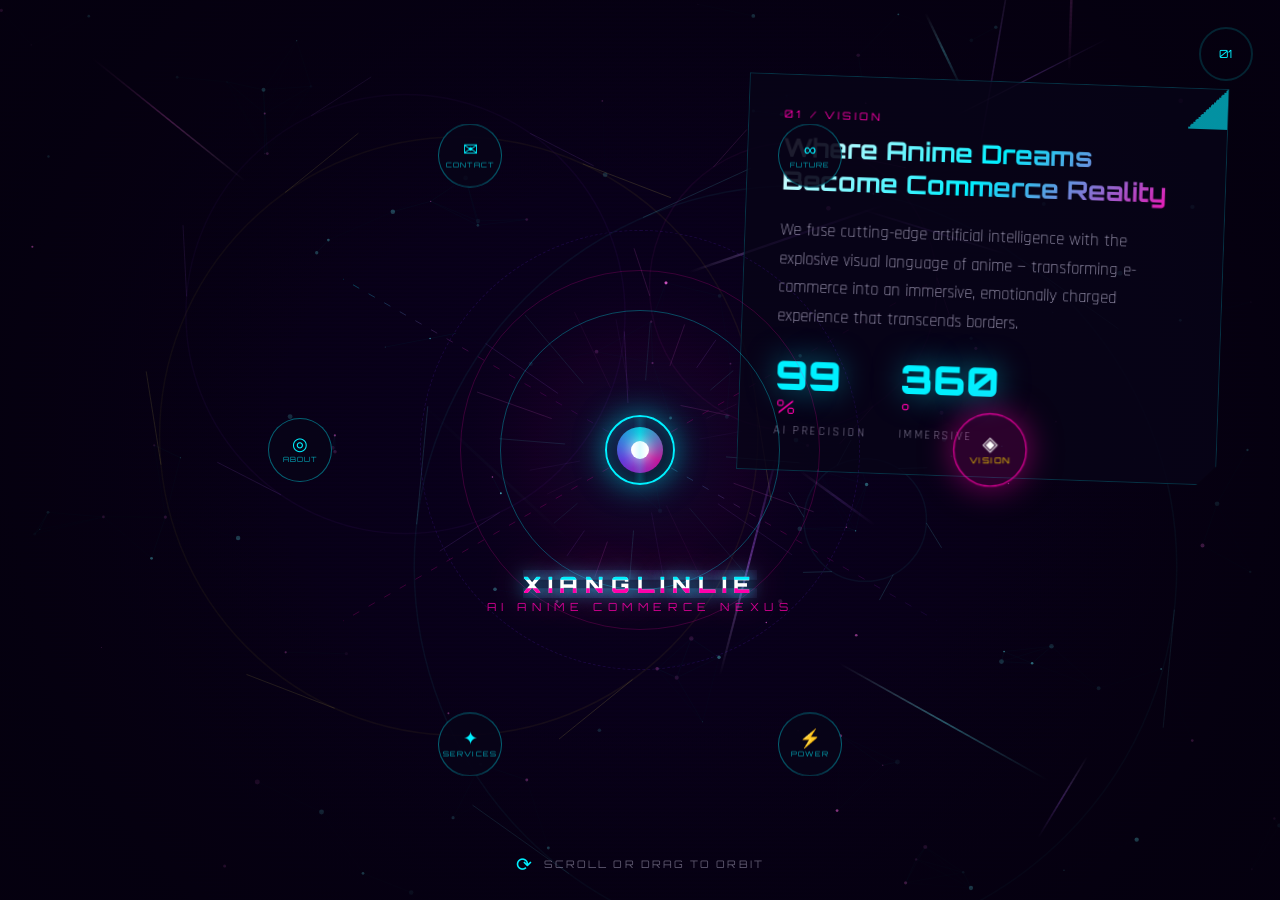
<file: index.html>
<!DOCTYPE html>
<html lang="en">
<head>
  <meta charset="UTF-8" />
  <meta name="viewport" content="width=device-width, initial-scale=1.0" />
  <title>XIANGLINLIE — AI Anime Commerce Nexus</title>
  <meta name="description" content="Chengdu Xianglinlie E-commerce Co., Ltd. — Where AI imagination meets global digital commerce." />
  <link rel="preconnect" href="https://fonts.googleapis.com" />
  <link rel="preconnect" href="https://fonts.gstatic.com" crossorigin />
  <link href="https://fonts.googleapis.com/css2?family=Orbitron:wght@400;700;900&family=Rajdhani:wght@300;500;700&display=swap" rel="stylesheet" />
  <link rel="stylesheet" href="styles.css" />
</head>
<body>
  <canvas id="anime-bg" aria-hidden="true"></canvas>
  <div class="scanlines" aria-hidden="true"></div>
  <div class="vignette" aria-hidden="true"></div>

  <div class="orbital-ui" id="orbital-ui">
    <!-- Central AI Core -->
    <div class="core-zone">
      <div class="core-ring ring-1"></div>
      <div class="core-ring ring-2"></div>
      <div class="core-ring ring-3"></div>
      <div class="core-eye">
        <div class="iris"></div>
        <div class="pupil"></div>
        <div class="core-glitch"></div>
      </div>
      <h1 class="core-title">
        <span class="glitch" data-text="XIANGLINLIE">XIANGLINLIE</span>
      </h1>
      <p class="core-sub">AI ANIME COMMERCE NEXUS</p>
    </div>

    <!-- Orbital Navigation -->
    <nav class="orbit-nav" aria-label="Main navigation">
      <button class="orbit-node active" data-panel="vision" style="--angle: 0deg">
        <span class="node-icon">◈</span>
        <span class="node-label">VISION</span>
      </button>
      <button class="orbit-node" data-panel="power" style="--angle: 60deg">
        <span class="node-icon">⚡</span>
        <span class="node-label">POWER</span>
      </button>
      <button class="orbit-node" data-panel="services" style="--angle: 120deg">
        <span class="node-icon">✦</span>
        <span class="node-label">SERVICES</span>
      </button>
      <button class="orbit-node" data-panel="about" style="--angle: 180deg">
        <span class="node-icon">◎</span>
        <span class="node-label">ABOUT</span>
      </button>
      <button class="orbit-node" data-panel="contact" style="--angle: 240deg">
        <span class="node-icon">✉</span>
        <span class="node-label">CONTACT</span>
      </button>
      <button class="orbit-node" data-panel="future" style="--angle: 300deg">
        <span class="node-icon">∞</span>
        <span class="node-label">FUTURE</span>
      </button>
    </nav>

    <!-- Floating Content Panels — positioned radially, not stacked -->
    <div class="panel-field">
      <article class="content-panel active" id="panel-vision" data-tilt="12">
        <div class="panel-edge"></div>
        <header class="panel-header">
          <span class="panel-id">01 / VISION</span>
          <h2>Where Anime Dreams<br/>Become Commerce Reality</h2>
        </header>
        <p>We fuse cutting-edge artificial intelligence with the explosive visual language of anime — transforming e-commerce into an immersive, emotionally charged experience that transcends borders.</p>
        <div class="stat-row">
          <div class="stat"><span class="stat-num" data-count="99">0</span><span class="stat-unit">%</span><span class="stat-label">AI Precision</span></div>
          <div class="stat"><span class="stat-num" data-count="360">0</span><span class="stat-unit">°</span><span class="stat-label">Immersive</span></div>
        </div>
      </article>

      <article class="content-panel" id="panel-power" data-tilt="-8">
        <div class="panel-edge"></div>
        <header class="panel-header">
          <span class="panel-id">02 / POWER</span>
          <h2>The Raw Force of<br/>AI-Generated Worlds</h2>
        </header>
        <p>Our neural engines don't just process data — they <em>dream</em>. Hyper-real anime aesthetics, dynamic character synthesis, and lightning-fast generative pipelines power every pixel of your digital storefront.</p>
        <ul class="power-list">
          <li><span class="pulse-dot"></span>Generative Anime Visual Systems</li>
          <li><span class="pulse-dot"></span>Neural Commerce Intelligence</li>
          <li><span class="pulse-dot"></span>Real-time Style Transfer Engines</li>
          <li><span class="pulse-dot"></span>Cross-border Digital Distribution</li>
        </ul>
      </article>

      <article class="content-panel" id="panel-services" data-tilt="15">
        <div class="panel-edge"></div>
        <header class="panel-header">
          <span class="panel-id">03 / SERVICES</span>
          <h2>Digital Commerce<br/>Reimagined</h2>
        </header>
        <div class="service-grid">
          <div class="service-card">
            <div class="service-glow"></div>
            <h3>AI Visual Commerce</h3>
            <p>Anime-styled product showcases powered by generative AI — every listing a masterpiece.</p>
          </div>
          <div class="service-card">
            <div class="service-glow"></div>
            <h3>Global E-Commerce</h3>
            <p>Cross-border digital trade infrastructure connecting Chengdu to the world.</p>
          </div>
          <div class="service-card">
            <div class="service-glow"></div>
            <h3>Brand Universe Design</h3>
            <p>Build entire anime-inspired brand worlds that captivate and convert.</p>
          </div>
          <div class="service-card">
            <div class="service-glow"></div>
            <h3>Neural Analytics</h3>
            <p>AI-driven insights that predict trends before they explode.</p>
          </div>
        </div>
      </article>

      <article class="content-panel" id="panel-about" data-tilt="-12">
        <div class="panel-edge"></div>
        <header class="panel-header">
          <span class="panel-id">04 / ABOUT</span>
          <h2>Chengdu Xianglinlie<br/>E-Commerce Co., Ltd.</h2>
        </header>
        <p>Headquartered in the heart of Chengdu's Qingyang District, we are pioneers at the intersection of artificial intelligence, anime culture, and global digital commerce.</p>
        <dl class="corp-info">
          <div class="info-row">
            <dt>Legal Entity</dt>
            <dd>Chengdu Xianglinlie E-Commerce Co., Ltd.</dd>
          </div>
          <div class="info-row">
            <dt>USCC</dt>
            <dd>91510105MA7N0CW31R</dd>
          </div>
          <div class="info-row">
            <dt>Headquarters</dt>
            <dd>No. 18, Floor 1, Unit 1, Building 2,<br/>No. 1 Beidong Street, Qingyang District,<br/>Chengdu, Sichuan, China</dd>
          </div>
        </dl>
      </article>

      <article class="content-panel" id="panel-contact" data-tilt="6">
        <div class="panel-edge"></div>
        <header class="panel-header">
          <span class="panel-id">05 / CONTACT</span>
          <h2>Initiate<br/>Connection</h2>
        </header>
        <p>Ready to unleash the power of AI anime commerce? Reach out and let's build something extraordinary together.</p>
        <a href="mailto:dis2137papaj@gmail.com" class="contact-beam">
          <span class="beam-icon">✉</span>
          <span class="beam-text">dis2137papaj@gmail.com</span>
          <span class="beam-arrow">→</span>
        </a>
        <div class="contact-meta">
          <span>Chengdu, China</span>
          <span class="meta-sep">◆</span>
          <span>Global Operations</span>
        </div>
      </article>

      <article class="content-panel" id="panel-future" data-tilt="-5">
        <div class="panel-edge"></div>
        <header class="panel-header">
          <span class="panel-id">06 / FUTURE</span>
          <h2>The Next Dimension<br/>Awaits</h2>
        </header>
        <p>We are not building websites. We are architecting <strong>living digital universes</strong> — where AI breathes life into anime aesthetics and commerce becomes an adventure.</p>
        <div class="future-quote">
          <blockquote>"In the fusion of silicon dreams and ink-stroke souls, commerce transcends transaction — it becomes legend."</blockquote>
        </div>
        <div class="cta-zone">
          <a href="mailto:dis2137papaj@gmail.com" class="cta-button">
            <span class="cta-bg"></span>
            <span class="cta-text">ENTER THE NEXUS</span>
          </a>
        </div>
      </article>
    </div>

    <!-- Diagonal energy beams connecting nodes -->
    <svg class="energy-web" viewBox="0 0 1000 1000" aria-hidden="true">
      <defs>
        <linearGradient id="beamGrad" x1="0%" y1="0%" x2="100%" y2="100%">
          <stop offset="0%" stop-color="#00f0ff" stop-opacity="0.8"/>
          <stop offset="50%" stop-color="#ff00aa" stop-opacity="0.6"/>
          <stop offset="100%" stop-color="#7b2fff" stop-opacity="0.3"/>
        </linearGradient>
      </defs>
      <line class="beam" x1="500" y1="500" x2="500" y2="120" />
      <line class="beam" x1="500" y1="500" x2="830" y2="310" />
      <line class="beam" x1="500" y1="500" x2="830" y2="690" />
      <line class="beam" x1="500" y1="500" x2="500" y2="880" />
      <line class="beam" x1="500" y1="500" x2="170" y2="690" />
      <line class="beam" x1="500" y1="500" x2="170" y2="310" />
    </svg>
  </div>

  <!-- Scroll/drag hint -->
  <div class="orbit-hint" id="orbit-hint">
    <span class="hint-wheel">⟳</span>
    <span>Scroll or drag to orbit</span>
  </div>

  <!-- Progress arc -->
  <div class="orbit-progress" aria-hidden="true">
    <svg viewBox="0 0 60 60">
      <circle class="progress-track" cx="30" cy="30" r="26" />
      <circle class="progress-fill" id="progress-fill" cx="30" cy="30" r="26" />
    </svg>
    <span class="progress-label" id="progress-label">01</span>
  </div>

  <script src="script.js"></script>
</body>
</html>
</file>
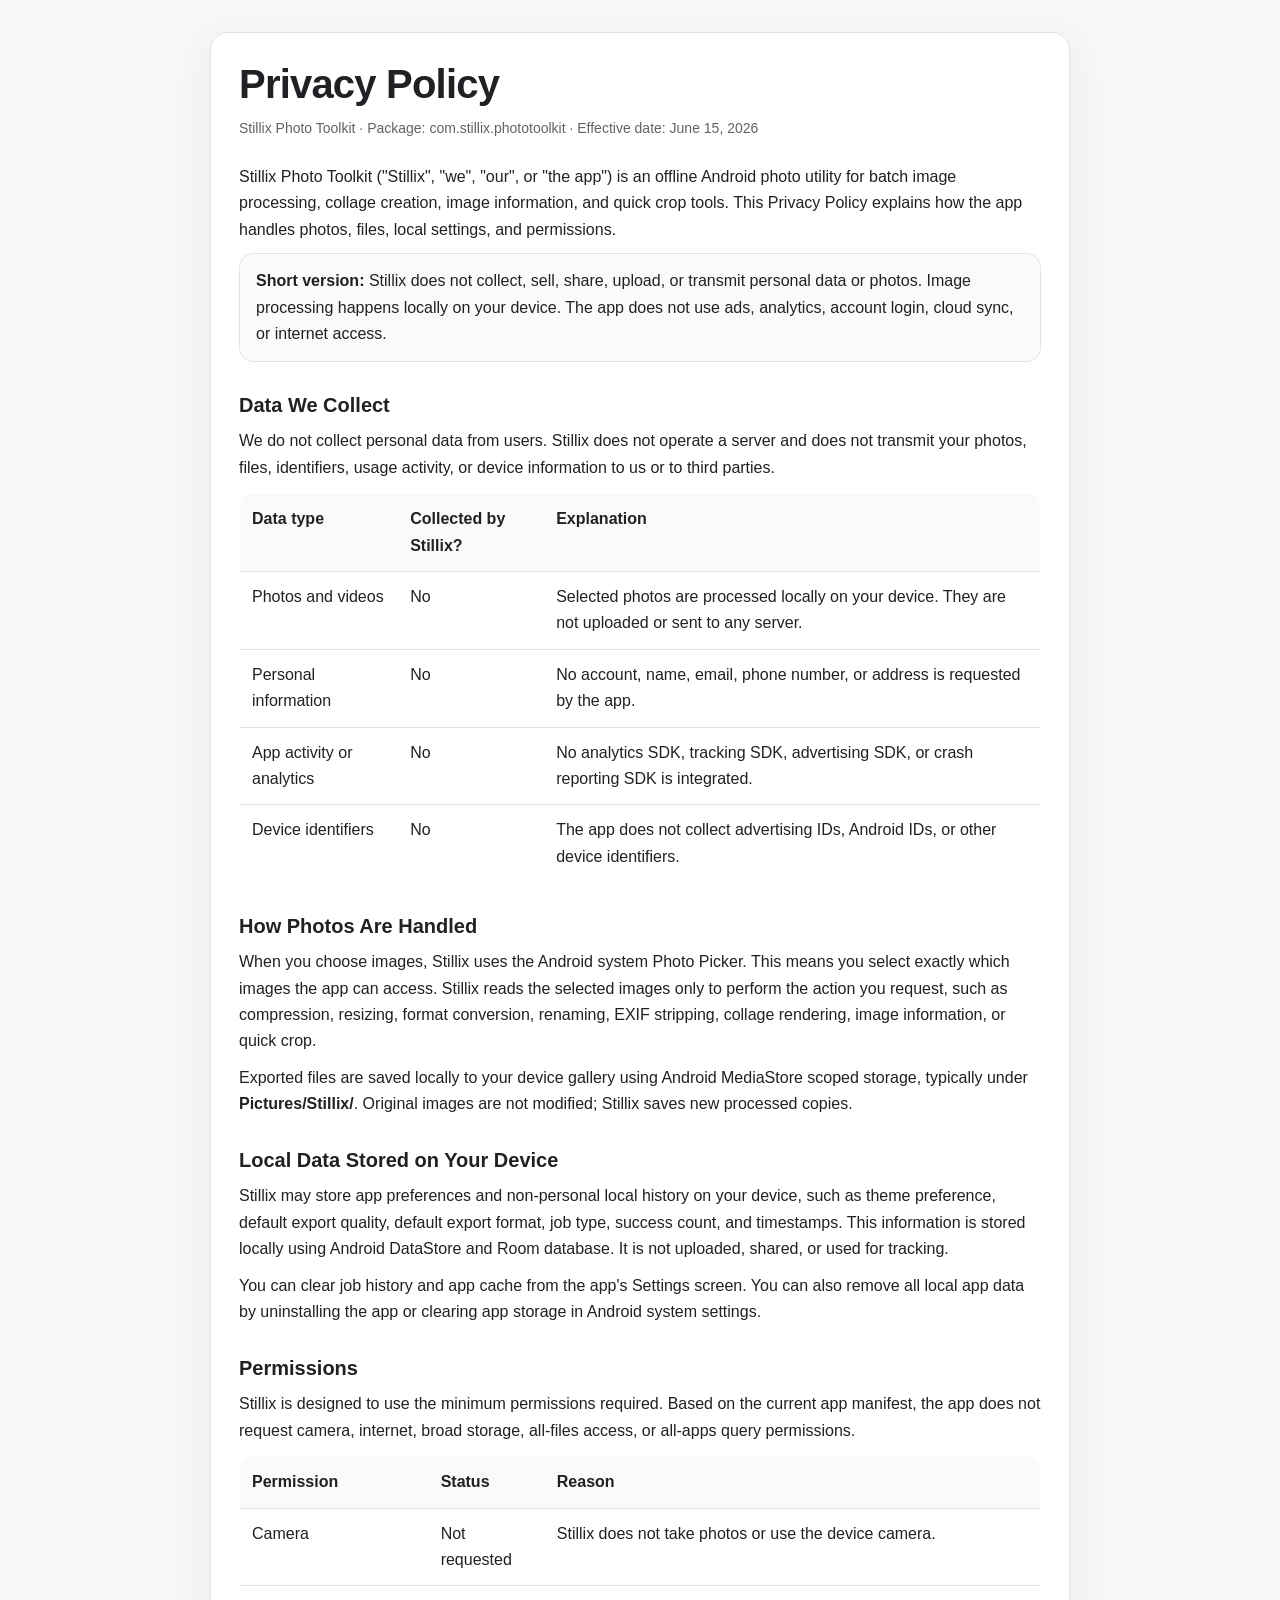
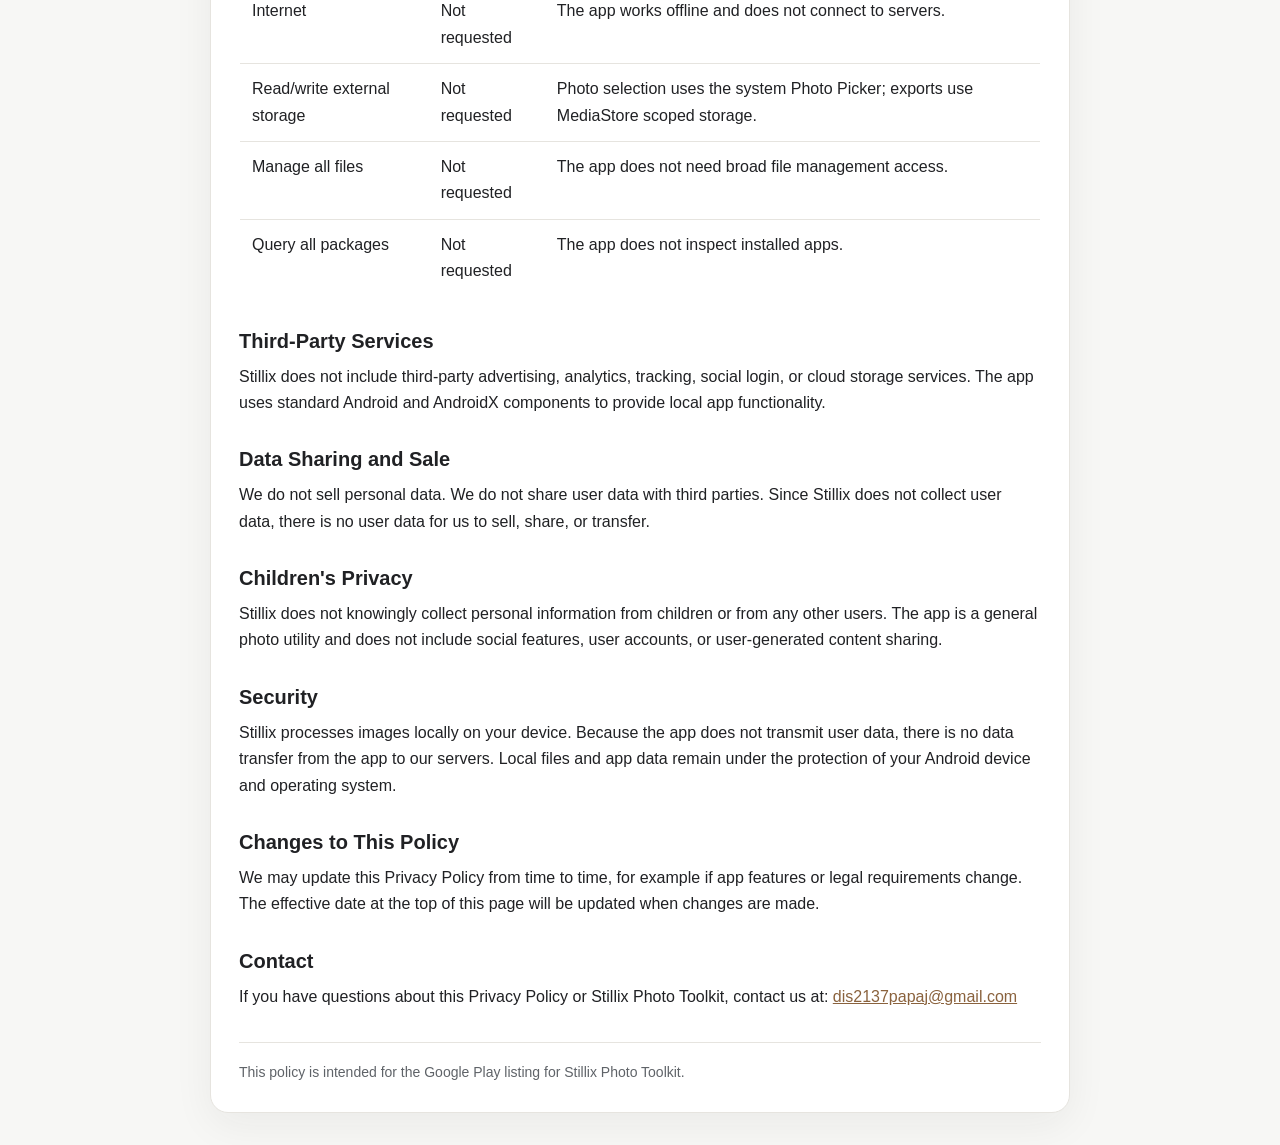
<file: privacy-policy.html>
<!DOCTYPE html>
<html lang="en">
<head>
  <meta charset="UTF-8">
  <meta name="viewport" content="width=device-width, initial-scale=1.0">
  <meta name="color-scheme" content="light">
  <title>Stillix Photo Toolkit Privacy Policy</title>
  <style>
    :root {
      --bg: #f7f7f5;
      --card: #ffffff;
      --text: #202124;
      --muted: #5f6368;
      --border: #e6e4df;
      --accent: #8a623d;
    }
    * { box-sizing: border-box; }
    body {
      margin: 0;
      background: var(--bg);
      color: var(--text);
      font-family: -apple-system, BlinkMacSystemFont, "Segoe UI", Roboto, Arial, sans-serif;
      line-height: 1.65;
    }
    main {
      width: min(860px, calc(100% - 32px));
      margin: 32px auto;
      padding: 28px;
      background: var(--card);
      border: 1px solid var(--border);
      border-radius: 18px;
      box-shadow: 0 12px 40px rgba(32, 33, 36, 0.06);
    }
    h1 {
      margin: 0 0 6px;
      font-size: clamp(28px, 4vw, 40px);
      line-height: 1.15;
      letter-spacing: -0.02em;
    }
    h2 {
      margin: 30px 0 10px;
      font-size: 20px;
      line-height: 1.3;
    }
    p { margin: 10px 0; }
    ul { padding-left: 22px; }
    li { margin: 7px 0; }
    a { color: var(--accent); }
    .meta {
      margin-bottom: 24px;
      color: var(--muted);
      font-size: 14px;
    }
    .notice {
      padding: 14px 16px;
      border: 1px solid var(--border);
      border-radius: 14px;
      background: #fbfaf8;
    }
    .table {
      width: 100%;
      border-collapse: collapse;
      margin: 12px 0;
      overflow: hidden;
      border: 1px solid var(--border);
      border-radius: 12px;
      display: table;
    }
    .table th, .table td {
      padding: 12px;
      border-bottom: 1px solid var(--border);
      text-align: left;
      vertical-align: top;
    }
    .table tr:last-child td { border-bottom: 0; }
    .table th {
      background: #fbfaf8;
      font-weight: 600;
    }
    footer {
      margin-top: 32px;
      padding-top: 18px;
      border-top: 1px solid var(--border);
      color: var(--muted);
      font-size: 14px;
    }
  </style>
</head>
<body>
  <main>
    <h1>Privacy Policy</h1>
    <p class="meta">Stillix Photo Toolkit · Package: com.stillix.phototoolkit · Effective date: June 15, 2026</p>

    <p>
      Stillix Photo Toolkit ("Stillix", "we", "our", or "the app") is an offline Android photo utility for batch image processing,
      collage creation, image information, and quick crop tools. This Privacy Policy explains how the app handles photos,
      files, local settings, and permissions.
    </p>

    <div class="notice">
      <strong>Short version:</strong> Stillix does not collect, sell, share, upload, or transmit personal data or photos.
      Image processing happens locally on your device. The app does not use ads, analytics, account login, cloud sync, or internet access.
    </div>

    <h2>Data We Collect</h2>
    <p>
      We do not collect personal data from users. Stillix does not operate a server and does not transmit your photos,
      files, identifiers, usage activity, or device information to us or to third parties.
    </p>

    <table class="table" aria-label="Data collection summary">
      <thead>
        <tr>
          <th>Data type</th>
          <th>Collected by Stillix?</th>
          <th>Explanation</th>
        </tr>
      </thead>
      <tbody>
        <tr>
          <td>Photos and videos</td>
          <td>No</td>
          <td>Selected photos are processed locally on your device. They are not uploaded or sent to any server.</td>
        </tr>
        <tr>
          <td>Personal information</td>
          <td>No</td>
          <td>No account, name, email, phone number, or address is requested by the app.</td>
        </tr>
        <tr>
          <td>App activity or analytics</td>
          <td>No</td>
          <td>No analytics SDK, tracking SDK, advertising SDK, or crash reporting SDK is integrated.</td>
        </tr>
        <tr>
          <td>Device identifiers</td>
          <td>No</td>
          <td>The app does not collect advertising IDs, Android IDs, or other device identifiers.</td>
        </tr>
      </tbody>
    </table>

    <h2>How Photos Are Handled</h2>
    <p>
      When you choose images, Stillix uses the Android system Photo Picker. This means you select exactly which images
      the app can access. Stillix reads the selected images only to perform the action you request, such as compression,
      resizing, format conversion, renaming, EXIF stripping, collage rendering, image information, or quick crop.
    </p>
    <p>
      Exported files are saved locally to your device gallery using Android MediaStore scoped storage, typically under
      <strong>Pictures/Stillix/</strong>. Original images are not modified; Stillix saves new processed copies.
    </p>

    <h2>Local Data Stored on Your Device</h2>
    <p>
      Stillix may store app preferences and non-personal local history on your device, such as theme preference,
      default export quality, default export format, job type, success count, and timestamps. This information is stored
      locally using Android DataStore and Room database. It is not uploaded, shared, or used for tracking.
    </p>
    <p>
      You can clear job history and app cache from the app's Settings screen. You can also remove all local app data by
      uninstalling the app or clearing app storage in Android system settings.
    </p>

    <h2>Permissions</h2>
    <p>
      Stillix is designed to use the minimum permissions required. Based on the current app manifest, the app does not request
      camera, internet, broad storage, all-files access, or all-apps query permissions.
    </p>
    <table class="table" aria-label="Permission usage">
      <thead>
        <tr>
          <th>Permission</th>
          <th>Status</th>
          <th>Reason</th>
        </tr>
      </thead>
      <tbody>
        <tr>
          <td>Camera</td>
          <td>Not requested</td>
          <td>Stillix does not take photos or use the device camera.</td>
        </tr>
        <tr>
          <td>Internet</td>
          <td>Not requested</td>
          <td>The app works offline and does not connect to servers.</td>
        </tr>
        <tr>
          <td>Read/write external storage</td>
          <td>Not requested</td>
          <td>Photo selection uses the system Photo Picker; exports use MediaStore scoped storage.</td>
        </tr>
        <tr>
          <td>Manage all files</td>
          <td>Not requested</td>
          <td>The app does not need broad file management access.</td>
        </tr>
        <tr>
          <td>Query all packages</td>
          <td>Not requested</td>
          <td>The app does not inspect installed apps.</td>
        </tr>
      </tbody>
    </table>

    <h2>Third-Party Services</h2>
    <p>
      Stillix does not include third-party advertising, analytics, tracking, social login, or cloud storage services.
      The app uses standard Android and AndroidX components to provide local app functionality.
    </p>

    <h2>Data Sharing and Sale</h2>
    <p>
      We do not sell personal data. We do not share user data with third parties. Since Stillix does not collect user data,
      there is no user data for us to sell, share, or transfer.
    </p>

    <h2>Children's Privacy</h2>
    <p>
      Stillix does not knowingly collect personal information from children or from any other users. The app is a general
      photo utility and does not include social features, user accounts, or user-generated content sharing.
    </p>

    <h2>Security</h2>
    <p>
      Stillix processes images locally on your device. Because the app does not transmit user data, there is no data transfer
      from the app to our servers. Local files and app data remain under the protection of your Android device and operating system.
    </p>

    <h2>Changes to This Policy</h2>
    <p>
      We may update this Privacy Policy from time to time, for example if app features or legal requirements change.
      The effective date at the top of this page will be updated when changes are made.
    </p>

    <h2>Contact</h2>
    <p>
      If you have questions about this Privacy Policy or Stillix Photo Toolkit, contact us at:
      <a href="mailto:dis2137papaj@gmail.com">dis2137papaj@gmail.com</a>
    </p>

    <footer>
      This policy is intended for the Google Play listing for Stillix Photo Toolkit.
    </footer>
  </main>
</body>
</html>
</file>
<file: styles.css>
/* ═══════════════════════════════════════════════════════════
   XIANGLINLIE — AI Anime Commerce Nexus
   Orbital radial layout — NOT stacked, NOT left-right
   ═══════════════════════════════════════════════════════════ */

*, *::before, *::after {
  margin: 0;
  padding: 0;
  box-sizing: border-box;
}

:root {
  --cyan: #00f0ff;
  --magenta: #ff00aa;
  --purple: #7b2fff;
  --gold: #ffd700;
  --deep: #050010;
  --panel-bg: rgba(8, 4, 24, 0.82);
  --glow-cyan: 0 0 30px rgba(0, 240, 255, 0.5);
  --glow-magenta: 0 0 30px rgba(255, 0, 170, 0.5);
  --orbit-radius: min(38vw, 340px);
  --core-size: min(22vw, 200px);
}

html {
  font-size: 16px;
  scroll-behavior: smooth;
}

body {
  font-family: 'Rajdhani', sans-serif;
  background: var(--deep);
  color: #e8e0ff;
  overflow: hidden;
  height: 100vh;
  width: 100vw;
  cursor: crosshair;
}

/* ─── Background Canvas ─── */
#anime-bg {
  position: fixed;
  inset: 0;
  width: 100%;
  height: 100%;
  z-index: 0;
}

.scanlines {
  position: fixed;
  inset: 0;
  z-index: 1;
  pointer-events: none;
  background: repeating-linear-gradient(
    0deg,
    transparent,
    transparent 2px,
    rgba(0, 0, 0, 0.08) 2px,
    rgba(0, 0, 0, 0.08) 4px
  );
}

.vignette {
  position: fixed;
  inset: 0;
  z-index: 2;
  pointer-events: none;
  background: radial-gradient(ellipse at center, transparent 40%, rgba(5, 0, 16, 0.85) 100%);
}

/* ─── Orbital UI Container ─── */
.orbital-ui {
  position: fixed;
  inset: 0;
  z-index: 10;
  display: grid;
  place-items: center;
  perspective: 1200px;
  transform-style: preserve-3d;
}

/* ─── Central AI Core ─── */
.core-zone {
  position: absolute;
  width: var(--core-size);
  height: var(--core-size);
  display: flex;
  flex-direction: column;
  align-items: center;
  justify-content: center;
  z-index: 20;
  pointer-events: none;
}

.core-ring {
  position: absolute;
  border-radius: 50%;
  border: 1px solid;
  animation: ringSpin linear infinite;
}

.ring-1 {
  width: 140%;
  height: 140%;
  border-color: rgba(0, 240, 255, 0.3);
  animation-duration: 12s;
}

.ring-2 {
  width: 180%;
  height: 180%;
  border-color: rgba(255, 0, 170, 0.2);
  animation-duration: 18s;
  animation-direction: reverse;
}

.ring-3 {
  width: 220%;
  height: 220%;
  border-color: rgba(123, 47, 255, 0.15);
  animation-duration: 25s;
  border-style: dashed;
}

@keyframes ringSpin {
  from { transform: rotate(0deg); }
  to { transform: rotate(360deg); }
}

.core-eye {
  position: relative;
  width: 70px;
  height: 70px;
  border-radius: 50%;
  background: radial-gradient(circle at 40% 35%, #1a0a3e, #050010);
  border: 2px solid var(--cyan);
  box-shadow: var(--glow-cyan), inset 0 0 20px rgba(0, 240, 255, 0.3);
  overflow: hidden;
  animation: eyePulse 3s ease-in-out infinite;
}

.iris {
  position: absolute;
  inset: 15%;
  border-radius: 50%;
  background: conic-gradient(from 0deg, var(--cyan), var(--magenta), var(--purple), var(--cyan));
  animation: irisSpin 4s linear infinite;
  opacity: 0.8;
}

.pupil {
  position: absolute;
  top: 50%;
  left: 50%;
  transform: translate(-50%, -50%);
  width: 18px;
  height: 18px;
  border-radius: 50%;
  background: #fff;
  box-shadow: 0 0 15px #fff, 0 0 30px var(--cyan);
}

.core-glitch {
  position: absolute;
  inset: 0;
  background: linear-gradient(90deg, transparent 40%, rgba(0, 240, 255, 0.15) 50%, transparent 60%);
  animation: glitchScan 2.5s ease-in-out infinite;
}

@keyframes eyePulse {
  0%, 100% { transform: scale(1); box-shadow: var(--glow-cyan), inset 0 0 20px rgba(0, 240, 255, 0.3); }
  50% { transform: scale(1.05); box-shadow: 0 0 50px rgba(0, 240, 255, 0.7), inset 0 0 30px rgba(255, 0, 170, 0.4); }
}

@keyframes irisSpin {
  from { transform: rotate(0deg); }
  to { transform: rotate(360deg); }
}

@keyframes glitchScan {
  0%, 90%, 100% { transform: translateX(-100%); }
  95% { transform: translateX(100%); }
}

.core-title {
  position: absolute;
  top: calc(100% + 20px);
  white-space: nowrap;
  font-family: 'Orbitron', sans-serif;
  font-size: clamp(0.9rem, 2.5vw, 1.4rem);
  font-weight: 900;
  letter-spacing: 0.3em;
  color: #fff;
  text-shadow: 0 0 20px var(--cyan), 0 0 40px var(--magenta);
}

.glitch {
  position: relative;
  display: inline-block;
}

.glitch::before,
.glitch::after {
  content: attr(data-text);
  position: absolute;
  top: 0;
  left: 0;
  width: 100%;
  height: 100%;
}

.glitch::before {
  color: var(--cyan);
  animation: glitchTop 3s infinite;
  clip-path: polygon(0 0, 100% 0, 100% 35%, 0 35%);
}

.glitch::after {
  color: var(--magenta);
  animation: glitchBot 3s infinite;
  clip-path: polygon(0 65%, 100% 65%, 100% 100%, 0 100%);
}

@keyframes glitchTop {
  0%, 92%, 100% { transform: translate(0); }
  93% { transform: translate(-3px, 1px); }
  95% { transform: translate(3px, -1px); }
  97% { transform: translate(-2px, 0); }
}

@keyframes glitchBot {
  0%, 92%, 100% { transform: translate(0); }
  94% { transform: translate(3px, 1px); }
  96% { transform: translate(-3px, -1px); }
  98% { transform: translate(2px, 0); }
}

.core-sub {
  position: absolute;
  top: calc(100% + 50px);
  font-family: 'Orbitron', sans-serif;
  font-size: clamp(0.5rem, 1.2vw, 0.7rem);
  letter-spacing: 0.5em;
  color: var(--magenta);
  opacity: 0.8;
  white-space: nowrap;
}

/* ─── Orbital Navigation Nodes ─── */
.orbit-nav {
  position: absolute;
  width: calc(var(--orbit-radius) * 2 + 80px);
  height: calc(var(--orbit-radius) * 2 + 80px);
  animation: orbitRotate 60s linear infinite;
  z-index: 15;
}

.orbit-nav.paused {
  animation-play-state: paused;
}

@keyframes orbitRotate {
  from { transform: rotate(0deg); }
  to { transform: rotate(360deg); }
}

.orbit-node {
  position: absolute;
  top: 50%;
  left: 50%;
  width: 64px;
  height: 64px;
  margin: -32px;
  border-radius: 50%;
  border: 1px solid rgba(0, 240, 255, 0.4);
  background: rgba(8, 4, 24, 0.9);
  color: var(--cyan);
  cursor: pointer;
  display: flex;
  flex-direction: column;
  align-items: center;
  justify-content: center;
  gap: 2px;
  transform: rotate(var(--angle)) translateX(var(--orbit-radius)) rotate(calc(-1 * var(--angle)));
  transition: all 0.4s cubic-bezier(0.23, 1, 0.32, 1);
  backdrop-filter: blur(8px);
  animation: counterRotate 60s linear infinite;
}

.orbit-nav.paused .orbit-node {
  animation-play-state: paused;
}

@keyframes counterRotate {
  from { transform: rotate(var(--angle)) translateX(var(--orbit-radius)) rotate(calc(-1 * var(--angle))); }
  to { transform: rotate(calc(var(--angle) + 360deg)) translateX(var(--orbit-radius)) rotate(calc(-1 * (var(--angle) + 360deg))); }
}

.orbit-node .node-icon {
  font-size: 1.1rem;
  line-height: 1;
}

.orbit-node .node-label {
  font-family: 'Orbitron', sans-serif;
  font-size: 0.45rem;
  letter-spacing: 0.15em;
  opacity: 0.7;
}

.orbit-node:hover,
.orbit-node.active {
  border-color: var(--magenta);
  background: rgba(255, 0, 170, 0.15);
  box-shadow: var(--glow-magenta);
  transform: rotate(var(--angle)) translateX(calc(var(--orbit-radius) + 10px)) rotate(calc(-1 * var(--angle))) scale(1.15);
  color: #fff;
}

.orbit-node.active .node-label {
  opacity: 1;
  color: var(--gold);
}

/* ─── Energy Web SVG ─── */
.energy-web {
  position: absolute;
  width: min(90vw, 900px);
  height: min(90vw, 900px);
  z-index: 5;
  pointer-events: none;
  opacity: 0.4;
  animation: webPulse 4s ease-in-out infinite;
}

.beam {
  stroke: url(#beamGrad);
  stroke-width: 1;
  stroke-dasharray: 8 12;
  animation: beamFlow 3s linear infinite;
}

@keyframes beamFlow {
  from { stroke-dashoffset: 0; }
  to { stroke-dashoffset: -40; }
}

@keyframes webPulse {
  0%, 100% { opacity: 0.3; }
  50% { opacity: 0.6; }
}

/* ─── Content Panels — Radial floating cards ─── */
.panel-field {
  position: absolute;
  inset: 0;
  z-index: 12;
  pointer-events: none;
}

.content-panel {
  position: absolute;
  width: min(42vw, 480px);
  max-height: 70vh;
  overflow-y: auto;
  padding: 2rem 2.2rem;
  background: var(--panel-bg);
  border: 1px solid rgba(0, 240, 255, 0.2);
  backdrop-filter: blur(20px);
  opacity: 0;
  visibility: hidden;
  transform: scale(0.8) rotateY(15deg);
  transition: all 0.7s cubic-bezier(0.23, 1, 0.32, 1);
  pointer-events: none;
  clip-path: polygon(0 0, 100% 0, 100% calc(100% - 20px), calc(100% - 20px) 100%, 0 100%);
}

.content-panel::-webkit-scrollbar {
  width: 4px;
}

.content-panel::-webkit-scrollbar-thumb {
  background: var(--magenta);
  border-radius: 2px;
}

.content-panel.active {
  opacity: 1;
  visibility: visible;
  pointer-events: auto;
  transform: scale(1) rotateY(0deg);
}

/* Panel positions — diagonal/radial placement */
#panel-vision {
  top: 8%;
  right: 5%;
  transform-origin: bottom left;
}

#panel-vision.active {
  transform: rotate(2deg) scale(1);
}

#panel-power {
  bottom: 12%;
  right: 8%;
  transform-origin: top left;
}

#panel-power.active {
  transform: rotate(-3deg) scale(1);
}

#panel-services {
  top: 50%;
  right: 2%;
  transform: translateY(-50%);
  width: min(48vw, 520px);
}

#panel-services.active {
  transform: translateY(-50%) rotate(1deg) scale(1);
}

#panel-about {
  bottom: 10%;
  left: 5%;
  transform-origin: top right;
}

#panel-about.active {
  transform: rotate(3deg) scale(1);
}

#panel-contact {
  top: 10%;
  left: 4%;
  transform-origin: bottom right;
}

#panel-contact.active {
  transform: rotate(-2deg) scale(1);
}

#panel-future {
  top: 42%;
  left: 3%;
  transform: translateY(-50%);
  transform-origin: center right;
}

#panel-future.active {
  transform: translateY(-50%) rotate(-1deg) scale(1);
}

.panel-edge {
  position: absolute;
  top: 0;
  right: 0;
  width: 40px;
  height: 40px;
  background: linear-gradient(135deg, transparent 50%, var(--cyan) 50%);
  opacity: 0.6;
}

.panel-header {
  margin-bottom: 1.2rem;
}

.panel-id {
  font-family: 'Orbitron', sans-serif;
  font-size: 0.65rem;
  letter-spacing: 0.3em;
  color: var(--magenta);
  display: block;
  margin-bottom: 0.6rem;
}

.panel-header h2 {
  font-family: 'Orbitron', sans-serif;
  font-size: clamp(1.1rem, 2.5vw, 1.6rem);
  font-weight: 700;
  line-height: 1.3;
  background: linear-gradient(135deg, #fff 0%, var(--cyan) 50%, var(--magenta) 100%);
  -webkit-background-clip: text;
  -webkit-text-fill-color: transparent;
  background-clip: text;
}

.content-panel p {
  font-size: 1.05rem;
  line-height: 1.7;
  color: rgba(232, 224, 255, 0.85);
  font-weight: 300;
  margin-bottom: 1rem;
}

.content-panel em {
  color: var(--cyan);
  font-style: normal;
  text-shadow: 0 0 10px rgba(0, 240, 255, 0.5);
}

.content-panel strong {
  color: var(--gold);
}

/* Stats */
.stat-row {
  display: flex;
  gap: 2rem;
  margin-top: 1.5rem;
}

.stat {
  display: flex;
  flex-direction: column;
  align-items: flex-start;
}

.stat-num {
  font-family: 'Orbitron', sans-serif;
  font-size: 2.5rem;
  font-weight: 900;
  color: var(--cyan);
  text-shadow: var(--glow-cyan);
  line-height: 1;
}

.stat-unit {
  font-family: 'Orbitron', sans-serif;
  font-size: 1.2rem;
  color: var(--magenta);
  margin-left: 2px;
}

.stat-label {
  font-size: 0.75rem;
  letter-spacing: 0.2em;
  text-transform: uppercase;
  color: rgba(232, 224, 255, 0.5);
  margin-top: 0.3rem;
}

/* Power list */
.power-list {
  list-style: none;
  margin-top: 1rem;
}

.power-list li {
  display: flex;
  align-items: center;
  gap: 0.8rem;
  padding: 0.6rem 0;
  font-size: 1rem;
  border-bottom: 1px solid rgba(0, 240, 255, 0.1);
  color: rgba(232, 224, 255, 0.9);
}

.pulse-dot {
  width: 8px;
  height: 8px;
  border-radius: 50%;
  background: var(--magenta);
  box-shadow: 0 0 10px var(--magenta);
  animation: dotPulse 1.5s ease-in-out infinite;
  flex-shrink: 0;
}

@keyframes dotPulse {
  0%, 100% { transform: scale(1); opacity: 1; }
  50% { transform: scale(1.5); opacity: 0.6; }
}

/* Service grid — diamond stagger */
.service-grid {
  display: grid;
  grid-template-columns: 1fr 1fr;
  gap: 1rem;
  margin-top: 0.5rem;
}

.service-card {
  position: relative;
  padding: 1.2rem;
  background: rgba(123, 47, 255, 0.08);
  border: 1px solid rgba(123, 47, 255, 0.25);
  clip-path: polygon(10px 0, 100% 0, 100% calc(100% - 10px), calc(100% - 10px) 100%, 0 100%, 0 10px);
  transition: all 0.3s ease;
  overflow: hidden;
}

.service-card:nth-child(odd) {
  transform: translateY(8px);
}

.service-card:hover {
  border-color: var(--cyan);
  transform: translateY(-4px);
  box-shadow: var(--glow-cyan);
}

.service-glow {
  position: absolute;
  top: -50%;
  left: -50%;
  width: 200%;
  height: 200%;
  background: radial-gradient(circle, rgba(0, 240, 255, 0.08) 0%, transparent 60%);
  pointer-events: none;
}

.service-card h3 {
  font-family: 'Orbitron', sans-serif;
  font-size: 0.75rem;
  letter-spacing: 0.1em;
  color: var(--cyan);
  margin-bottom: 0.5rem;
}

.service-card p {
  font-size: 0.85rem;
  line-height: 1.5;
  margin: 0;
}

/* Corp info */
.corp-info {
  margin-top: 1rem;
}

.info-row {
  display: grid;
  grid-template-columns: 100px 1fr;
  gap: 0.5rem;
  padding: 0.7rem 0;
  border-bottom: 1px solid rgba(255, 0, 170, 0.15);
}

.info-row dt {
  font-family: 'Orbitron', sans-serif;
  font-size: 0.65rem;
  letter-spacing: 0.15em;
  color: var(--magenta);
  text-transform: uppercase;
}

.info-row dd {
  font-size: 0.95rem;
  line-height: 1.5;
  color: rgba(232, 224, 255, 0.9);
}

/* Contact */
.contact-beam {
  display: flex;
  align-items: center;
  gap: 1rem;
  padding: 1rem 1.5rem;
  margin: 1.5rem 0;
  background: linear-gradient(135deg, rgba(0, 240, 255, 0.1), rgba(255, 0, 170, 0.1));
  border: 1px solid rgba(0, 240, 255, 0.3);
  text-decoration: none;
  color: #fff;
  clip-path: polygon(0 0, calc(100% - 15px) 0, 100% 15px, 100% 100%, 15px 100%, 0 calc(100% - 15px));
  transition: all 0.3s ease;
}

.contact-beam:hover {
  border-color: var(--magenta);
  box-shadow: var(--glow-magenta);
  transform: translateX(5px);
}

.beam-icon {
  font-size: 1.4rem;
}

.beam-text {
  font-family: 'Orbitron', sans-serif;
  font-size: 0.85rem;
  letter-spacing: 0.05em;
  flex: 1;
}

.beam-arrow {
  font-size: 1.2rem;
  color: var(--cyan);
  transition: transform 0.3s;
}

.contact-beam:hover .beam-arrow {
  transform: translateX(5px);
}

.contact-meta {
  display: flex;
  align-items: center;
  gap: 0.8rem;
  font-size: 0.8rem;
  letter-spacing: 0.15em;
  color: rgba(232, 224, 255, 0.5);
  text-transform: uppercase;
}

.meta-sep {
  color: var(--magenta);
  font-size: 0.5rem;
}

/* Future */
.future-quote {
  margin: 1.2rem 0;
  padding: 1rem 1.2rem;
  border-left: 3px solid var(--gold);
  background: rgba(255, 215, 0, 0.05);
}

.future-quote blockquote {
  font-size: 1rem;
  font-style: italic;
  line-height: 1.6;
  color: rgba(232, 224, 255, 0.8);
}

.cta-zone {
  margin-top: 1.5rem;
  text-align: center;
}

.cta-button {
  position: relative;
  display: inline-block;
  padding: 1rem 2.5rem;
  text-decoration: none;
  overflow: hidden;
  clip-path: polygon(12px 0, 100% 0, 100% calc(100% - 12px), calc(100% - 12px) 100%, 0 100%, 0 12px);
}

.cta-bg {
  position: absolute;
  inset: 0;
  background: linear-gradient(135deg, var(--cyan), var(--magenta), var(--purple));
  background-size: 200% 200%;
  animation: ctaGradient 3s ease infinite;
}

@keyframes ctaGradient {
  0%, 100% { background-position: 0% 50%; }
  50% { background-position: 100% 50%; }
}

.cta-text {
  position: relative;
  font-family: 'Orbitron', sans-serif;
  font-size: 0.85rem;
  font-weight: 700;
  letter-spacing: 0.3em;
  color: #fff;
  text-shadow: 0 0 10px rgba(0, 0, 0, 0.5);
}

.cta-button:hover .cta-bg {
  filter: brightness(1.3);
}

/* ─── Orbit Hint ─── */
.orbit-hint {
  position: fixed;
  bottom: 24px;
  left: 50%;
  transform: translateX(-50%);
  z-index: 30;
  display: flex;
  align-items: center;
  gap: 0.6rem;
  font-family: 'Orbitron', sans-serif;
  font-size: 0.65rem;
  letter-spacing: 0.2em;
  color: rgba(232, 224, 255, 0.4);
  text-transform: uppercase;
  transition: opacity 0.5s;
}

.orbit-hint.hidden {
  opacity: 0;
  pointer-events: none;
}

.hint-wheel {
  font-size: 1.2rem;
  animation: hintSpin 3s linear infinite;
  color: var(--cyan);
}

@keyframes hintSpin {
  from { transform: rotate(0deg); }
  to { transform: rotate(360deg); }
}

/* ─── Progress Arc ─── */
.orbit-progress {
  position: fixed;
  top: 24px;
  right: 24px;
  z-index: 30;
  width: 60px;
  height: 60px;
}

.orbit-progress svg {
  width: 100%;
  height: 100%;
  transform: rotate(-90deg);
}

.progress-track {
  fill: none;
  stroke: rgba(0, 240, 255, 0.15);
  stroke-width: 2;
}

.progress-fill {
  fill: none;
  stroke: var(--magenta);
  stroke-width: 2;
  stroke-linecap: round;
  stroke-dasharray: 163.36;
  stroke-dashoffset: 136.13;
  transition: stroke-dashoffset 0.5s ease;
  filter: drop-shadow(0 0 4px var(--magenta));
}

.progress-label {
  position: absolute;
  inset: 0;
  display: flex;
  align-items: center;
  justify-content: center;
  font-family: 'Orbitron', sans-serif;
  font-size: 0.7rem;
  color: var(--cyan);
  letter-spacing: 0.05em;
}

/* ─── Responsive ─── */
@media (max-width: 900px) {
  :root {
    --orbit-radius: min(32vw, 140px);
    --core-size: min(28vw, 140px);
  }

  .orbit-node {
    width: 48px;
    height: 48px;
    margin: -24px;
  }

  .orbit-node .node-label {
    display: none;
  }

  .content-panel {
    width: 88vw !important;
    left: 50% !important;
    right: auto !important;
    top: auto !important;
    bottom: 80px !important;
    transform: translateX(-50%) !important;
    max-height: 45vh;
  }

  .content-panel.active {
    transform: translateX(-50%) scale(1) !important;
  }

  .core-title {
    font-size: 0.75rem;
    letter-spacing: 0.15em;
  }

  .core-sub {
    font-size: 0.45rem;
    letter-spacing: 0.3em;
  }

  .service-grid {
    grid-template-columns: 1fr;
  }

  .service-card:nth-child(odd) {
    transform: none;
  }

  .energy-web {
    opacity: 0.2;
  }
}

@media (max-width: 480px) {
  .content-panel {
    padding: 1.4rem 1.6rem;
    max-height: 42vh;
  }

  .stat-row {
    gap: 1rem;
  }

  .stat-num {
    font-size: 1.8rem;
  }
}
</file>
